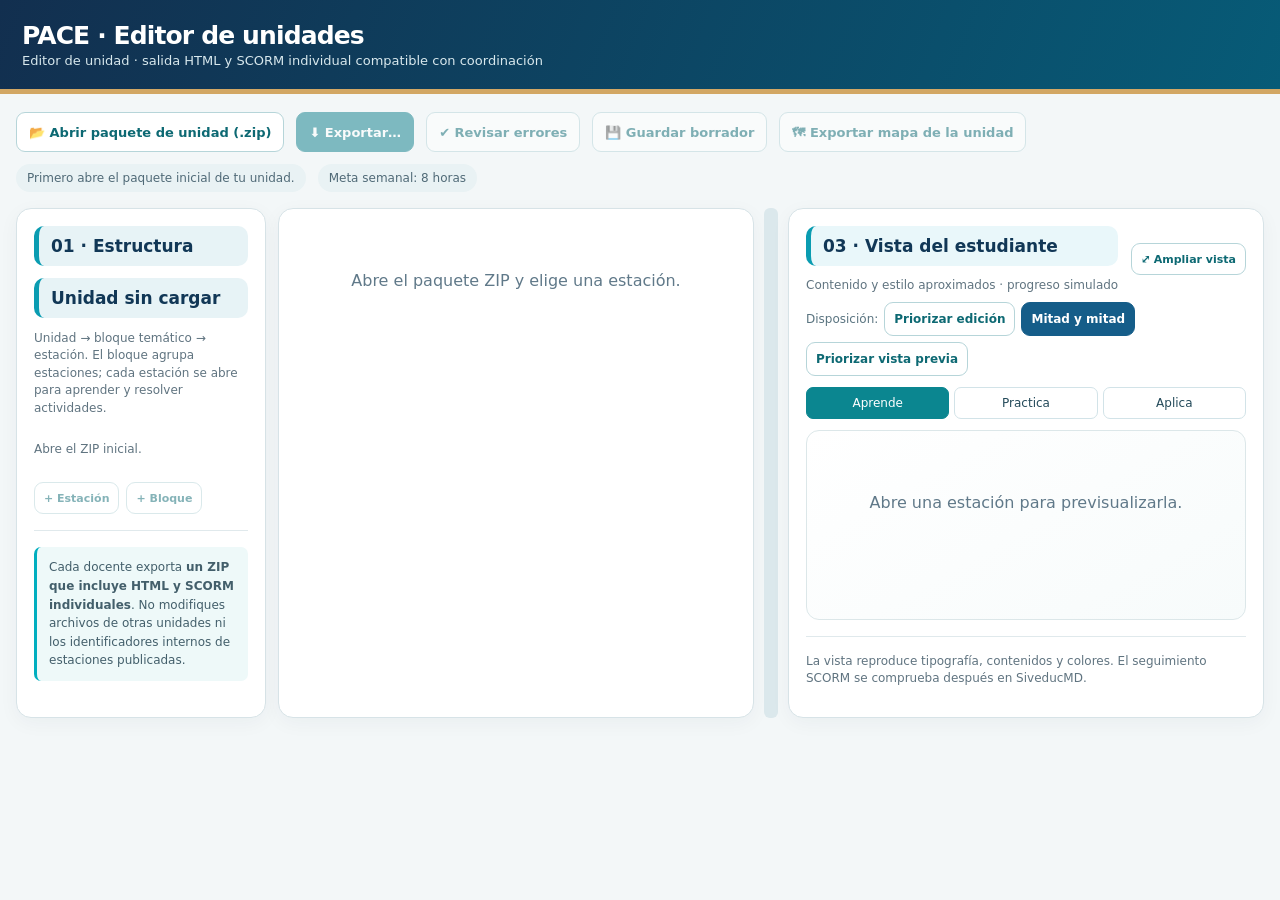
<file: editor/EDITOR_PACE.html>
<!doctype html>
<html lang="es">
<head>
<meta charset="utf-8"><meta name="viewport" content="width=device-width,initial-scale=1">
<title>Editor PACE UACh · Unidades</title>
<style>
:root{--navy:#143953;--ink:#203c4d;--cyan:#00aebf;--teal:#0b8790;--green:#159b73;--gray:#7e909b;--line:#d7e3e7;--off:#f3f7f8;--muted:#607480;font-family:system-ui,-apple-system,Segoe UI,Arial,sans-serif;color:var(--ink);background:var(--off)}*{box-sizing:border-box}body{margin:0}button,input,textarea,select{font:inherit}button{cursor:pointer}button:disabled{opacity:.5;cursor:not-allowed}button:focus-visible,input:focus-visible,textarea:focus-visible,select:focus-visible{outline:3px solid #43bbca;outline-offset:2px}
.header{background:linear-gradient(112deg,#122f4f,#075b77);color:white;padding:21px max(22px,calc((100vw - 1320px)/2));border-bottom:5px solid #d2a764}.header h1{margin:0;font-size:25px;letter-spacing:-.035em}.header p{margin:3px 0 0;font-size:13px;color:#d8e8ed}.layout{max-width:1800px;margin:auto;padding:16px;display:grid;grid-template-columns:250px minmax(365px,1.3fr) minmax(280px,.85fr) minmax(295px,.95fr);gap:12px}.pane{min-width:0;background:white;border:1px solid var(--line);border-radius:15px;padding:17px;box-shadow:0 5px 20px rgba(18,54,76,.045)}.pane h2{font-size:17px;color:var(--navy);margin:0 0 11px}.pane>h2,.pane .panel-title{border-radius:10px;background:#e7f3f6;border-left:5px solid #0a9cb1;padding:10px 12px;margin:0 0 12px;color:#113756}.pane:nth-child(2) .panel-title{border-left-color:#c59a4d;background:#fcf7eb}.pane:nth-child(3) .panel-title{border-left-color:#159975;background:#edf8f4}.pane:nth-child(4) .panel-title{border-left-color:#0a9cb1;background:#e9f7fa}.bar{max-width:1800px;margin:18px auto 0;padding:0 16px;display:flex;align-items:center;gap:12px;flex-wrap:wrap}.pill{font-size:12px;background:#e9f2f4;border-radius:30px;padding:7px 11px;color:#506a77}.btn,.file-btn{border:1px solid #b6d5d9;border-radius:9px;background:white;color:#0d6973;font-weight:730;font-size:13px;min-height:40px;padding:8px 12px;display:inline-flex;align-items:center;justify-content:center;gap:7px}.btn:hover,.file-btn:hover{background:#eff9f9}.primary{background:#0a7d89;border-color:#0a7d89;color:white}.primary:hover{background:#066874}.ghost{background:#f2f8f9}.danger{color:#a6373e;border-color:#efc3c6}.file-btn input{display:none}.field{display:grid;gap:5px;color:#425c67;font-size:12px;font-weight:650}.field input,.field textarea,.field select{width:100%;min-width:0;border:1px solid #c6d8df;border-radius:8px;padding:9px 11px;background:#fff;color:var(--ink);font-size:14px;font-weight:400}.field textarea{resize:vertical;min-height:76px;line-height:1.5}.fields{display:grid;grid-template-columns:1fr 1fr;gap:10px}.full{grid-column:1/-1}.hint{font-size:12px;color:var(--muted);line-height:1.45}.notebox{padding:11px 12px;background:#eef9f9;border-left:3px solid var(--cyan);border-radius:7px;font-size:12px;color:#435f6b;line-height:1.55}.list{display:grid;gap:7px;margin:12px 0}.list button{min-height:39px;text-align:left;padding:9px;border:1px solid var(--line);border-radius:8px;background:#fff;color:var(--navy);font-size:13px}.list button.active{background:#e1f6f5;border-color:var(--teal);font-weight:750}.hstack{display:flex;gap:7px;flex-wrap:wrap;align-items:center}.small-btn{font-size:11px;min-height:32px;padding:5px 9px}.fieldset{border:1px solid #dde7eb;border-radius:11px;padding:12px;margin-bottom:11px}.fieldset legend{font-weight:750;font-size:13px;color:var(--navy);padding:0 6px}.inline-head{display:flex;justify-content:space-between;align-items:center;gap:10px;margin:14px 0 9px}.inline-head h3{margin:0;font-size:15px;color:var(--navy)}.question{border:1px solid #e1eaed;border-radius:12px;padding:13px;margin:11px 0;background:#fcfefe}.question-title{display:flex;align-items:center;justify-content:space-between;margin-bottom:10px;gap:6px;color:#077d87;font-weight:750;font-size:13px}.resource{padding:10px;border:1px solid #dde7eb;border-radius:8px;margin:8px 0}.resource strong{font-size:12px;overflow-wrap:anywhere}.resource .hstack{margin:6px 0}.hidden{display:none!important}.empty{padding:45px 12px;text-align:center;color:#607989}.alert{padding:10px 12px;font-size:13px;border-radius:9px;background:#e9f5f4;color:#1c6d71}.alert.warn{background:#fff0e8;color:#8e4d24}.sec-divider{height:1px;background:#e0e9ec;margin:16px 0}.preview-pane{position:sticky;top:12px;max-height:calc(100vh - 24px);overflow:auto}.preview-head{display:flex;justify-content:space-between;align-items:center;margin-bottom:10px}.preview-head p{margin:0;font-size:12px;color:var(--muted)}.tabs{display:flex;gap:5px;margin:11px 0}.tabs button{border:1px solid #d2e3e8;background:#fff;border-radius:7px;font-size:12px;padding:8px 10px;flex:1;color:#244a5a}.tabs button.active{background:#0b8690;color:white;border-color:#0b8690}.student-card{border:1px solid #dce7e9;border-radius:13px;padding:17px;background:linear-gradient(150deg,#fff,#f7fbfb);color:#173b50;min-height:190px}.student-card .badge{color:#008995;letter-spacing:.09em;font-size:10px;font-weight:840}.student-card h2{font-size:22px;letter-spacing:-.03em;margin:5px 0 3px}.student-card h3{font-size:16px;margin:14px 0 8px}.student-card p{font-size:13px;line-height:1.68;overflow-wrap:anywhere}.student-card .example{background:#e8f6f5;padding:11px 12px;border-radius:9px}.student-card .math-fragment{overflow-x:auto}.student-card img,.student-card video{width:auto;max-width:100%;max-height:220px;object-fit:contain;border-radius:7px}.student-card .media-sample{padding:8px;margin-top:8px;border:1px solid #deebed;border-radius:9px}.student-card button.preview-choice{background:white;border:1px solid #cbdce0;border-radius:8px;width:100%;margin-top:6px;text-align:left;padding:10px;color:#234858}.student-card button.preview-choice:active{background:#e8f6f5}.student-card mjx-container{max-width:100%;overflow-x:auto}.math-reference{font-size:12px;padding:8px;background:#f3f7f9;border-radius:7px;color:#48616e}.status{font-size:12px;color:#0c7c72;font-weight:700}.status.warn{color:#a05131}
@media(max-width:1590px){.layout{grid-template-columns:240px minmax(400px,1fr) minmax(295px,.8fr)}.map-pane{grid-column:1/-1}.preview-pane{position:static;max-height:none}}@media(max-width:1150px){.layout{grid-template-columns:240px minmax(0,1fr)}.preview-pane,.map-pane{grid-column:auto}}@media(max-width:830px){.layout{grid-template-columns:1fr;padding:10px}.pane{padding:13px}.preview-pane,.map-pane{grid-column:auto}.fields{grid-template-columns:1fr}.bar{margin-top:12px;padding:0 10px}.header{padding:16px}.header h1{font-size:21px}}@media(prefers-reduced-motion:reduce){*{scroll-behavior:auto!important}}
.map-preview-box{border:1px solid #dce9ec;border-radius:12px;background:#f9fcfd;max-height:620px;overflow:auto;padding:8px}.map-preview-box svg{display:block;width:100%;height:auto}.map-pane .tabs button{min-width:0}.map-pane .hint{margin:8px 0}.map-pane button{font-size:12px}.learn-ed{border:1px solid #dce9ec;border-radius:12px;background:#f9fcfd;padding:10px 12px;margin:10px 0}.learn-ed h3{margin:0}.learn-step{border:1px solid #dce9ec;border-radius:10px;background:#fff;padding:8px;margin:8px 0}.learn-step .fields{margin:0}.learn-prev{border-left:4px solid #4b49a3;padding:4px 10px;margin:8px 0;background:#f3f3ff;border-radius:6px}.learn-prev ol{margin:6px 0;padding-left:20px}.learn-prev .lp-t{font-size:11px;font-weight:800;letter-spacing:.1em;color:#4b49a3}.meta-ed{border:1px solid #dce9ec;border-radius:12px;background:#fff8e6;padding:8px 10px;margin:8px 0}.learn-prev ol{list-style:none;padding-left:0}.lp-row{display:grid;grid-template-columns:minmax(0,1.4fr) minmax(0,1fr);gap:10px;border-top:1px dashed #cfd3ea;padding:6px 0}.lp-row:first-child{border-top:0}.lp-main{text-align:center}.lp-why{display:block;font-size:12px;color:#4c5568}.lp-side{border-left:3px solid #c2406f;padding-left:8px;font-size:12px}.lp-side b{display:block;font-size:10px;letter-spacing:.08em;color:#c2406f;text-transform:uppercase}.ed-tabs{display:flex;gap:6px;margin:14px 0 10px;border-bottom:2px solid #dce9ec;position:sticky;top:0;background:#fff;z-index:5;padding-top:4px}.ed-tabs button{border:1px solid #dce9ec;border-bottom:0;background:#f1f7f8;color:#075b77;font:inherit;font-weight:800;padding:9px 16px;border-radius:10px 10px 0 0;cursor:pointer;min-height:40px}.ed-tabs button.active{background:#075b77;color:#fff}.ed-dot{color:#2e9d6a;font-size:11px;margin-left:3px}.ed-tabs button.active .ed-dot{color:#9af0c5}.ed-pane.hidden{display:none}
.q-tools{display:flex;flex-wrap:wrap;gap:8px;align-items:center;margin:8px 0 12px}.q-search{flex:1 1 180px;min-height:38px;padding:6px 10px;border:1px solid #b9cfd6;border-radius:8px;font:inherit}.q-level{min-height:38px;border:1px solid #b9cfd6;border-radius:8px;padding:4px 8px;font:inherit}.question.collapsed>*:not(.question-title){display:none}.question.q-hide{display:none}.question-title{cursor:pointer}.question-title .q-sum{flex:1;margin:0 10px;font-weight:500;color:#5a7480;overflow:hidden;text-overflow:ellipsis;white-space:nowrap}
.classic-ed{margin:14px 0;border:1px dashed #b9cfd6;border-radius:10px;padding:8px 12px;background:#fafcfd}.classic-ed summary{cursor:pointer;font-weight:800;color:#075b77}.ex-group{border:2px solid #cfe3e8;border-radius:12px;padding:10px 12px;margin:12px 0;background:#f7fbfc}.ex-group>.inline-head h4{margin:0;color:#075b77}
.sw{cursor:pointer;align-items:center}.sw input{position:absolute;opacity:0;width:44px;height:26px;margin:0;cursor:pointer}.sw-track{position:relative;display:inline-block;width:44px;height:26px;border-radius:26px;background:#b9cfd6;transition:background .2s;flex:0 0 auto}.sw-track::after{content:"";position:absolute;top:3px;left:3px;width:20px;height:20px;border-radius:50%;background:#fff;transition:transform .2s;box-shadow:0 1px 3px rgba(0,0,0,.3)}.sw input:checked+.sw-track{background:#2e9d6a}.sw input:checked+.sw-track::after{transform:translateX(18px)}.sw input:focus-visible+.sw-track{outline:3px solid #d2a764;outline-offset:2px}.sw-on{display:none;color:#1d7a50}.sw input:checked~.sw-on{display:inline}.sw input:checked~.sw-off{display:none}.sw-off{color:#5a7480}
.sw{position:relative}

/* v39: disposición, vista ampliada, ejemplos plegables, errores */
@media(min-width:1151px){.layout.lay-edit{--cols:250px minmax(420px,1.7fr) 10px minmax(300px,.8fr)}.layout.lay-half{--cols:250px minmax(0,1fr) 10px minmax(0,1fr)}.layout.lay-prev{--cols:230px minmax(340px,.7fr) 10px minmax(430px,1.6fr)}.layout{grid-template-columns:var(--cols)}.layout .preview-pane{position:sticky;top:12px;max-height:calc(100vh - 24px);overflow:auto}.splitter{cursor:col-resize;border-radius:6px;background:#dbe8ec;align-self:stretch;margin:0 -2px;touch-action:none}.splitter:hover,.splitter:focus-visible,.splitter.drag{background:#0a8f9f}}
@media(max-width:1150px){.splitter{display:none}}
@media(max-width:1150px){.layout-tools{display:none}}
.layout-tools{display:flex;gap:6px;align-items:center;flex-wrap:wrap;margin:0 0 10px}.layout-tools .btn{min-height:34px;font-size:12px}.layout-tools .btn[aria-pressed=true]{background:#155d89;color:#fff;border-color:#155d89}.muted-note{font-size:12px;font-weight:500;color:#5a7480}
.preview-pane{container-type:inline-size}
@container (max-width:540px){.lp-row{grid-template-columns:minmax(0,1fr)!important}.lp-side{border-left:0!important;border-top:2px solid #c2406f;padding:4px 0 0!important}}
.lp-row>*{min-width:0}.lp-main .math-fragment{overflow-x:auto;max-width:100%}.pv-active{outline:3px solid #f3bd59;outline-offset:3px;border-radius:8px;background:#fffaf0}
.preview-pane.big{position:fixed!important;inset:0;z-index:60;max-height:none!important;overflow:auto;border-radius:0;padding:18px max(18px,calc((100vw - 1000px)/2))}body.pv-big{overflow:hidden}.preview-pane.big #pvBig{position:sticky;top:0;z-index:3;background:#155d89;color:#fff}
.ex-group{border:2px solid #cfe3e8;border-radius:14px;padding:0;margin:20px 0;background:#f7fbfc}.ex-group.active{border-color:#0a8f9f;box-shadow:0 0 0 3px rgba(10,143,159,.14)}
.ex-head{position:sticky;top:48px;z-index:4;display:flex;gap:8px;align-items:center;flex-wrap:wrap;padding:9px 12px;background:#e6f3f6;border-radius:12px 12px 0 0;cursor:pointer}.ex-group.folded .ex-head{border-radius:12px}.ex-group.active .ex-head{background:#d2edf2}
.ex-num{font-weight:800;color:#075b77}.ex-sum{flex:1 1 150px;min-width:0;color:#5a7480;font-size:13px;overflow:hidden;text-overflow:ellipsis;white-space:nowrap}.ex-acts{display:flex;gap:4px;flex-wrap:wrap}.ex-acts .btn{min-height:32px;padding:4px 8px;font-size:12px}
.ex-body{padding:10px 12px}.ex-group.folded .ex-body{display:none}
.learn-step.need{border-color:#c0604f;background:#fdf3f0}.need-msg{display:none;color:#a04a3c;font-size:12.5px;margin:6px 0 0}.learn-step.need .need-msg{display:block}
.issues{max-width:1800px;margin:12px auto 0;padding:0 16px}.issues-in{background:#fff;border:1px solid #efcfc7;border-left:5px solid #c0604f;border-radius:12px;padding:12px 16px}.issues ol{margin:8px 0 0;padding-left:0;list-style:none;display:grid;gap:6px}.issue-go{width:100%;text-align:left;border:1px solid #ecd6d0;background:#fffaf8;border-radius:8px;padding:8px 10px;font-size:13px}.issue-go:hover{background:#fdeee9}.issue-kind{display:inline-block;margin-right:8px;font-size:11px;font-weight:800;border-radius:20px;padding:2px 8px;background:#f3e0db;color:#8a3526}.issue-kind.k-L{background:#fff1cf;color:#7a5410}.issue-kind.k-F{background:#e6e8f8;color:#3a3f8a}
.rc-ed{margin:18px 0 8px;padding-top:14px;border-top:1px dashed #d6e2e6}
.rc-card{border:1.5px solid #e9c46a;background:#fffbf0;border-radius:12px;padding:12px 14px;margin:10px 0;display:grid;gap:8px}
.rc-card .field{margin:0}.rc-card .mono{font-family:ui-monospace,Menlo,monospace;font-size:13px}
.rc-count{float:right;font-weight:600;color:#7b8a93}.rc-count.near{color:#b45309}
.rc-checks{display:flex;flex-wrap:wrap;gap:6px}.rc-chip{font-size:12.5px;font-weight:700;border-radius:999px;padding:3px 10px;background:#eef2f4;color:#4b5b66}
.rc-chip.ok{background:#e4f5ea;color:#1d6b3c}.rc-chip.bad{background:#fdeceb;color:#a12f22}
.rc-actions{display:flex;justify-content:flex-end}
.rc-pv{margin:10px 0 12px}.rc-pv-top{display:flex;align-items:center;gap:10px;flex-wrap:wrap;margin-bottom:6px}
.rc-pv-btn{display:inline-flex;align-items:center;height:26px;padding:0 12px;border-radius:999px;border:1.5px solid #e2b23a;background:#fff8e3;color:#7a5600;font-size:12.5px;font-weight:800}
.rc-pv-note{font-size:12px;color:#7b8a93}
.rc-pv-box{background:#fffdf6;border:2px solid #e2b23a;border-radius:14px;padding:10px 14px;margin:6px 0}
.rc-pv-from{font-size:12px;color:#6b5a2a;display:flex;gap:8px;flex-wrap:wrap;align-items:center}.rc-pv-tag{font-size:11px;letter-spacing:.12em;font-weight:900;color:#a06c00;background:#ffefbf;border-radius:6px;padding:2px 7px}
.rc-pv-box h4{margin:6px 0 2px;color:#1f2a5c}.rc-pv-box p{margin:0}
.rc-pv-ej{margin-top:6px;background:#fff;border:1px solid #f0e2b6;border-radius:10px;padding:4px 8px;overflow-x:auto}
.optfb{margin-top:5px;font-size:12.5px!important;padding:6px 9px!important;background:#fffbf0!important;border-color:#ecdca8!important}.optfb:disabled{background:#eef6f0!important;border-color:#cfe6d6!important}
</style>
<script src="jszip.min.js"></script><script src="contract.js"></script><script src="content_text.js"></script><script src="validation.js"></script><script src="map_artifacts.js"></script>
<script>window.MathJax={tex:{inlineMath:[['$','$'],['\\(','\\)']],displayMath:[['$$','$$'],['\\[','\\]']],processEscapes:true},svg:{fontCache:'local',mtextInheritFont:true},options:{ignoreHtmlClass:'tex2jax_ignore',skipHtmlTags:['script','noscript','style','textarea','pre','code']}};</script>
<script defer src="tex-svg.js"></script>
</head><body>
<header class="header"><h1>PACE · Editor de unidades</h1><p>Editor de unidad · salida HTML y SCORM individual compatible con coordinación</p></header>
<div class="bar"><label class="file-btn">📂 Abrir paquete de unidad (.zip)<input type="file" id="openPackage" accept=".zip,application/zip"></label><button type="button" class="btn primary" id="exportPackage" disabled>⬇ Exportar…</button><button type="button" class="btn" id="checkErrors" disabled>✔ Revisar errores</button><button type="button" class="btn" id="saveDraft" disabled>💾 Guardar borrador</button><button type="button" class="btn" id="exportMap" disabled>🗺 Exportar mapa de la unidad</button><span class="pill" id="unitStatus">Primero abre el paquete inicial de tu unidad.</span><span class="pill" id="totalTime">Meta semanal: 8 horas</span></div>
<div id="issuesBox" class="issues hidden"></div>
<div class="layout lay-half"><aside class="pane"><h2 class="panel-title">01 · Estructura</h2><h2 id="unitName">Unidad sin cargar</h2><p class="hint">Unidad → bloque temático → estación. El bloque agrupa estaciones; cada estación se abre para aprender y resolver actividades.</p><div class="list" id="stationList"><p class="hint">Abre el ZIP inicial.</p></div><div class="hstack"><button type="button" class="btn small-btn" id="addStation" disabled>+ Estación</button><button type="button" class="btn small-btn" id="addGroup" disabled>+ Bloque</button></div><div class="sec-divider"></div><div id="unitFields" class="hidden"><h2>Datos de la unidad</h2><div class="fields"><label class="field full">Título<input id="uTitle" data-u="title"></label><label class="field full">Subtítulo<input id="uSubtitle" data-u="subtitle"></label><label class="field">Símbolo<input id="uIcon" data-u="icon" maxlength="5"></label><label class="field">Semana<input id="uWeek" disabled></label></div><div class="meta-ed" id="metaEd"><label class="hstack" style="gap:6px;font-weight:700"><input type="checkbox" id="uMetaOn"> Incluir META FINAL</label><p class="hint">Evaluación al cerrar la unidad: simulacro y versión oficial con reloj. Toma 3 preguntas por estación. No aprueba ni reprueba: registra el resultado.</p><label class="field">Minutos de la evaluación<input id="uMetaMin" type="number" min="15" max="300" value="60"></label></div><div class="inline-head"><h3>Bloques temáticos · agrupaciones</h3></div><div id="groupList"></div></div><div class="notebox">Cada docente exporta <strong>un ZIP que incluye HTML y SCORM individuales</strong>. No modifiques archivos de otras unidades ni los identificadores internos de estaciones publicadas.</div></aside>
<section class="pane"><div id="editorEmpty" class="empty">Abre el paquete ZIP y elige una estación.</div><div id="stationEditor" class="hidden"><div class="inline-head"><h2 class="panel-title">02 · Editar estación</h2><span class="pill" id="stationID"></span></div><div class="fields"><label class="field full">Título<input data-s="title"></label><label class="field full">Descripción breve<input data-s="subtitle"></label><label class="field">Bloque<select data-s="group" id="sGroup"></select></label><label class="field">Minutos estimados<input data-s="minutes" type="number" min="5" max="480"></label></div><div class="ed-tabs" id="edTabs" role="tablist" aria-label="Secciones de la estación"><button type="button" role="tab" class="active" data-edtab="learn">Aprende</button><button type="button" role="tab" data-edtab="practice">Practica</button><button type="button" role="tab" data-edtab="check">Aplica</button><button type="button" role="tab" data-edtab="explore" id="edTabExplore">Explora <span class="ed-dot" id="edExDot" hidden>●</span></button></div><div class="ed-pane" data-pane="learn"><div class="learn-ed" id="learnEd"><div class="inline-head"><h3>Aprende visual (recomendado)</h3><label class="hstack sw" style="gap:8px;font-weight:700"><input type="checkbox" id="learnOn" role="switch"><span class="sw-track" aria-hidden="true"></span><span class="sw-off">Desactivado</span><span class="sw-on">Activado</span></label></div><p class="hint">Presenta Aprende en tarjetas: qué aprenderás, la idea, hasta 4 ejemplos guiados paso a paso (todos con el mismo formato) y «presta atención». Usa **negrita** con dos asteriscos. Es el modo predeterminado de las estaciones nuevas; si no lo activas, se usan los campos clásicos de abajo.</p><div id="learnBody" class="hidden"><div class="fields"><label class="field full">Qué aprenderás (objetivo observable)<textarea data-l="goal" rows="2" placeholder="Al terminar podrás…"></textarea></label><label class="field full">Comprende la idea (si lo dejas vacío se usa la explicación breve)<textarea data-l="idea" rows="4"></textarea></label></div><div id="learnSteps"></div><div class="hstack"><button type="button" class="btn small-btn" id="addLearnEx">+ Ejemplo guiado</button><span class="hint" id="learnExCount"></span></div><div class="fields"><label class="field full">Presta atención (error frecuente o condición; opcional)<textarea data-l="warn" rows="3"></textarea></label></div></div></div><details id="classicEd" class="classic-ed" open><summary>Campos clásicos: explicación y ejemplos en texto (compatibilidad con unidades antiguas)</summary><p class="hint" id="classicHint"></p><div class="fields"><label class="field full">Aprende · explicación breve<textarea data-s="concept" rows="4" placeholder="Escribe texto y matemáticas: $\\frac{2}{3}$"></textarea></label><label class="field full">Aprende · ejemplo resuelto<textarea data-s="example" rows="3" placeholder="Puedes usar $$\\frac{2}{3}+\\frac{1}{6}=\\frac{5}{6}$$"></textarea></label><label class="field full">Aprende · ejemplo 2 (opcional; el estudiante lo despliega si lo pide)<textarea data-s="example2" rows="3"></textarea></label><label class="field full">Aprende · ejemplo 3 (opcional; el estudiante lo despliega si lo pide)<textarea data-s="example3" rows="3"></textarea></label><label class="field full">Aprende · ejemplo 4 (opcional; el estudiante lo despliega si lo pide)<textarea data-s="example4" rows="3"></textarea></label></div></details><div id="rcEd" class="rc-ed"></div><p class="math-reference">Usa <code>$...$</code> para fórmulas dentro del texto y <code>$$...$$</code> para fórmulas centradas. La vista previa muestra el resultado. Para moneda usa CLP 3000; no uses $ como signo monetario.</p><div class="inline-head"><h3>Archivos y enlaces</h3><div class="hstack"><label class="file-btn small-btn">+ Archivo local<input type="file" id="addMedia" accept="image/png,image/jpeg,image/gif,image/webp,video/mp4,video/webm,application/pdf"></label><button class="btn small-btn" type="button" id="addVideoURL">+ Enlace de video</button></div></div><div id="resourceList"></div></div><div class="ed-pane hidden" data-pane="practice"><label class="field">Sorteo · preguntas por estudiante (vacío = todas)<input data-s="draw" type="number" min="1" max="20" placeholder="todas"></label><div class="inline-head"><h3>Practica · ejercicios de entrenamiento</h3><button type="button" id="addQuestion" class="btn small-btn">+ Pregunta</button></div><div class="q-tools" data-qt="practice"><input type="search" class="q-search" placeholder="Buscar en enunciados…" aria-label="Buscar preguntas"><select class="q-level" aria-label="Filtrar por dificultad"><option value="">Todos los niveles</option><option value="0">Sin nivel</option><option value="1">1 · Básico</option><option value="2">2 · Intermedio</option><option value="3">3 · Avanzado</option></select><button type="button" class="btn small-btn q-fold">Plegar todo</button><button type="button" class="btn small-btn q-unfold">Desplegar todo</button><span class="hint q-count"></span></div><div id="practiceList"></div></div><div class="ed-pane hidden" data-pane="check"><div class="inline-head"><h3>Aplica · problema en contexto científico</h3></div><div id="checkEditor"></div><div class="q-tools" data-qt="check"><input type="search" class="q-search" placeholder="Buscar en enunciados…" aria-label="Buscar preguntas"><select class="q-level" aria-label="Filtrar por dificultad"><option value="">Todos los niveles</option><option value="0">Sin nivel</option><option value="1">1 · Básico</option><option value="2">2 · Intermedio</option><option value="3">3 · Avanzado</option></select><button type="button" class="btn small-btn q-fold">Plegar todo</button><button type="button" class="btn small-btn q-unfold">Desplegar todo</button><span class="hint q-count"></span></div><div id="checkList"></div><div class="hstack"><button type="button" id="addCheck" class="btn small-btn">+ Pregunta de Aplica (banco)</button></div><label class="field">Sorteo · problemas de Aplica por estudiante (vacío = todos)<input data-s="drawCheck" type="number" min="1" max="20" placeholder="todos"></label></div><div class="ed-pane hidden" data-pane="explore"><div class="learn-ed" id="exploreEd"><div class="inline-head"><h3>Explora (opcional)</h3><label class="hstack sw" style="gap:8px;font-weight:700"><input type="checkbox" id="exploreOn" role="switch"><span class="sw-track" aria-hidden="true"></span><span class="sw-off">Desactivado</span><span class="sw-on">Activado</span></label></div><p class="hint">Cuarta pestaña de la estación, para experimentar libremente. <strong>No suma al avance</strong> de la estación, la unidad ni el curso, y no se guarda en SCORM. Si no la activas, la pestaña no aparece.</p><div id="exploreBody" class="hidden"><div class="fields"><label class="field full">Título<input data-x="title" placeholder="Balanza de ecuaciones"></label><label class="field full">Descripción breve<input data-x="desc"></label><label class="field full">Qué puede hacer el estudiante<textarea data-x="instr" rows="3"></textarea></label><label class="field full">Descripción accesible (para quien no pueda usar el recurso)<textarea data-x="alt" rows="3"></textarea></label><label class="field">Altura del recurso (240–900 px)<input data-x="height" type="number" min="240" max="900" placeholder="520"></label><label class="field">Tipo de recurso<select id="exKind"><option value="html">Archivo HTML interactivo (dentro del paquete)</option><option value="url">Enlace externo https (requiere internet)</option></select></label></div><div id="exHtmlBox"><label class="file-btn small-btn">📂 Cargar archivo .html<input type="file" id="exFile" accept=".html,text/html"></label> <span class="pill" id="exFileInfo"></span><p class="hint">El archivo debe ser autónomo (todo en un solo .html, sin archivos externos). Se muestra aislado dentro de la estación, con scripts permitidos pero sin acceso al curso.</p></div><label class="field full hidden" id="exUrlBox">Enlace https://<input data-x="url" placeholder="https://"></label></div></div></div><div class="hstack"><button type="button" class="btn danger" id="removeStation">Eliminar estación</button></div><p class="hint">El progreso por estación depende de sus actividades. Evita añadir o eliminar preguntas una vez que existan estudiantes con avance registrado.</p></div></section>
<div class="splitter" id="splitter" role="separator" aria-orientation="vertical" aria-label="Ajustar el ancho entre edición y vista previa (flechas izquierda y derecha)" tabindex="0"></div>
<aside class="pane preview-pane"><div class="preview-head"><div><h2 class="panel-title">03 · Vista del estudiante</h2><p>Contenido y estilo aproximados · progreso simulado</p></div><button type="button" class="btn small-btn" id="pvBig" aria-pressed="false">⤢ Ampliar vista</button></div><div class="layout-tools" role="group" aria-label="Disposición del editor"><span class="muted-note">Disposición:</span><button type="button" class="btn small-btn" data-layout="edit" aria-pressed="false">Priorizar edición</button><button type="button" class="btn small-btn" data-layout="half" aria-pressed="true">Mitad y mitad</button><button type="button" class="btn small-btn" data-layout="prev" aria-pressed="false">Priorizar vista previa</button></div><div class="tabs"><button type="button" class="active" data-preview-tab="learn">Aprende</button><button type="button" data-preview-tab="practice">Practica</button><button type="button" data-preview-tab="check">Aplica</button><button type="button" data-preview-tab="explore" id="pvExplore" class="hidden">✦ Explora</button></div><div class="student-card" id="studentPreview"><div class="empty">Abre una estación para previsualizarla.</div></div><div class="sec-divider"></div><p class="hint">La vista reproduce tipografía, contenidos y colores. El seguimiento SCORM se comprueba después en SiveducMD.</p><p id="warning" class="alert hidden" role="status"></p></aside>
</div>
<script src="motor_bundle.js"></script><script src="publisher.js"></script><script src="catalogo_estaciones.js"></script><script src="editor.js"></script>
</body></html>
</file>
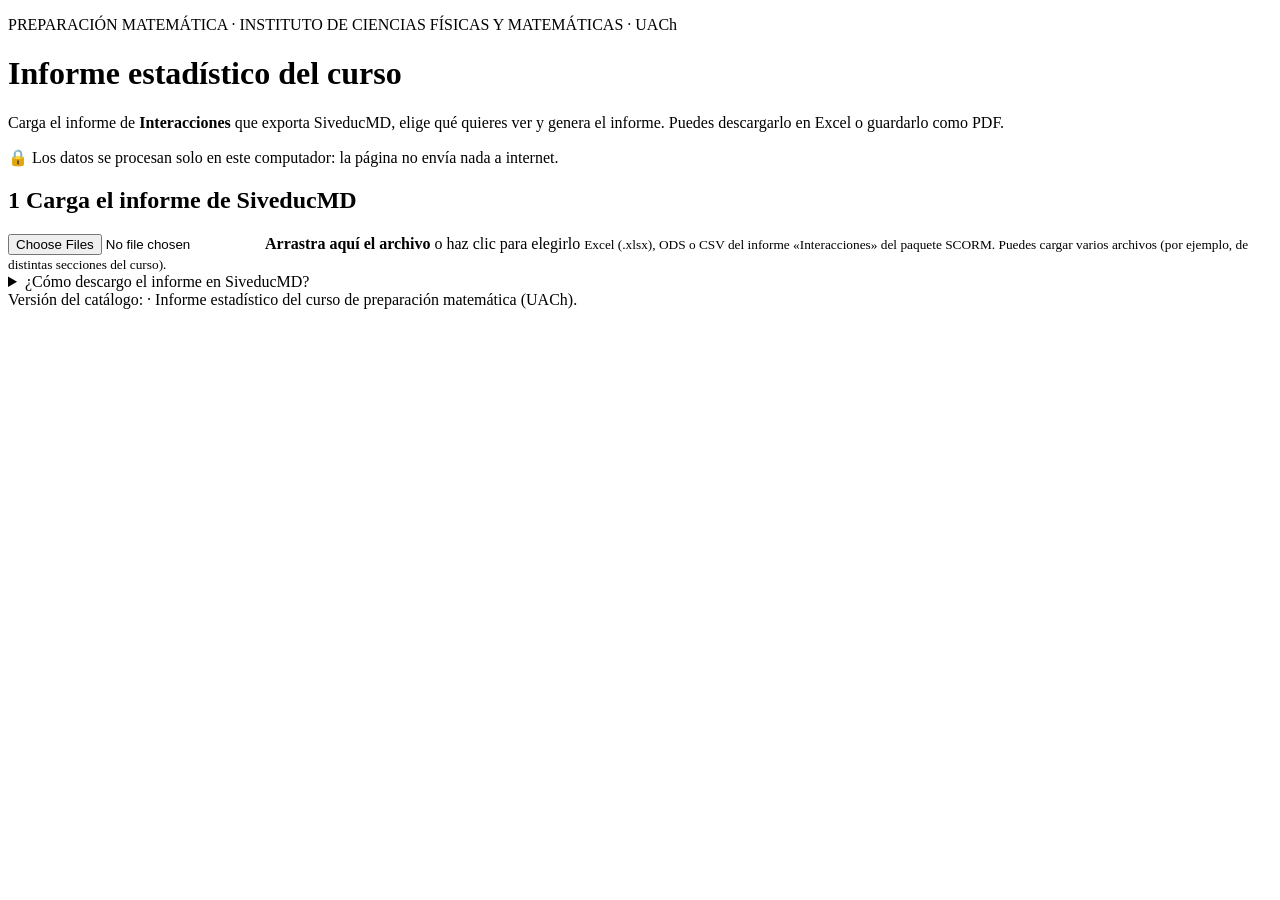
<file: herramientas/informe_app/plantilla.html>
<!DOCTYPE html>
<html lang="es">
<head>
<meta charset="utf-8">
<meta name="viewport" content="width=device-width, initial-scale=1">
<meta name="robots" content="noindex">
<title>Informe estadístico · Preparación matemática UACh</title>
<style>/*ESTILOS*/</style>
</head>
<body>
<header class="top">
 <div class="wrap">
  <p class="eb">PREPARACIÓN MATEMÁTICA · INSTITUTO DE CIENCIAS FÍSICAS Y MATEMÁTICAS · UACh</p>
  <h1>Informe estadístico del curso</h1>
  <p class="lead">Carga el informe de <b>Interacciones</b> que exporta SiveducMD, elige qué quieres ver y genera el informe. Puedes descargarlo en Excel o guardarlo como PDF.</p>
  <p class="priv"><span aria-hidden="true">🔒</span> Los datos se procesan solo en este computador: la página no envía nada a internet.</p>
 </div>
</header>

<main class="wrap">
 <section class="panel" id="paso1" aria-labelledby="t1">
  <h2 id="t1"><span class="n">1</span> Carga el informe de SiveducMD</h2>
  <label class="drop" id="drop" for="archivo">
   <input type="file" id="archivo" accept=".xlsx,.xls,.ods,.csv" multiple>
   <b>Arrastra aquí el archivo</b> o haz clic para elegirlo
   <small>Excel (.xlsx), ODS o CSV del informe «Interacciones» del paquete SCORM. Puedes cargar varios archivos (por ejemplo, de distintas secciones del curso).</small>
  </label>
  <details class="ayuda"><summary>¿Cómo descargo el informe en SiveducMD?</summary>
   <ol><li>Entra a la actividad SCORM del curso y abre <b>Informes</b>.</li><li>Elige el informe <b>Interacciones</b> e incluye las columnas de pregunta, respuesta, respuesta correcta y resultado.</li><li>Descárgalo en formato Excel (o ODS/CSV) y cárgalo aquí.</li></ol></details>
  <div id="carga" class="carga" aria-live="polite"></div>
 </section>

 <section class="panel" id="paso2" aria-labelledby="t2" hidden>
  <h2 id="t2"><span class="n">2</span> Elige qué incluir</h2>
  <div class="cols">
   <fieldset><legend>Secciones del informe</legend><div id="secciones"></div>
    <p class="mini"><button type="button" class="link" data-todas="1">Marcar todas</button> · <button type="button" class="link" data-todas="0">Ninguna</button></p></fieldset>
   <fieldset><legend>Filtros</legend>
    <div class="campo"><span class="lbl">Unidades</span><div id="fUnidades" class="chips"></div></div>
    <div class="campo"><span class="lbl">Estudiantes que comenzaron entre</span>
     <div class="fechas"><input type="date" id="fDesde" aria-label="Desde"><span>y</span><input type="date" id="fHasta" aria-label="Hasta"></div></div>
    <div class="campo"><label class="lbl" for="fExcluir">Excluir correos (cuentas de prueba del equipo, uno por línea o separados por coma)</label>
     <textarea id="fExcluir" rows="3" placeholder="docente@uach.cl"></textarea></div>
    <div class="campo"><label class="lbl" for="fMin">Mínimo de respuestas para ordenar preguntas y temas</label>
     <input type="number" id="fMin" min="1" max="200" value="5"></div>
    <div class="campo"><span class="lbl">Para comparar con el diagnóstico, usar de la META FINAL</span>
     <label class="op"><input type="radio" name="fMeta" value="primero" checked> el primer intento oficial</label>
     <label class="op"><input type="radio" name="fMeta" value="ultimo"> el último intento oficial</label></div>
   </fieldset>
  </div>
  <div class="acciones">
   <button type="button" class="btn prim" id="generar">Generar informe</button>
   <button type="button" class="btn" id="excel" disabled>Descargar Excel</button>
   <button type="button" class="btn" id="pdf" disabled>Imprimir o guardar PDF</button>
  </div>
 </section>

 <section id="informe" aria-live="polite"></section>
</main>
<footer class="wrap pie">Versión del catálogo: <span id="verCat"></span> · Informe estadístico del curso de preparación matemática (UACh).</footer>
<script>/*SHEETJS*/</script>
<script>/*DATOS*/</script>
<script>/*APP*/</script>
</body>
</html>
</file>
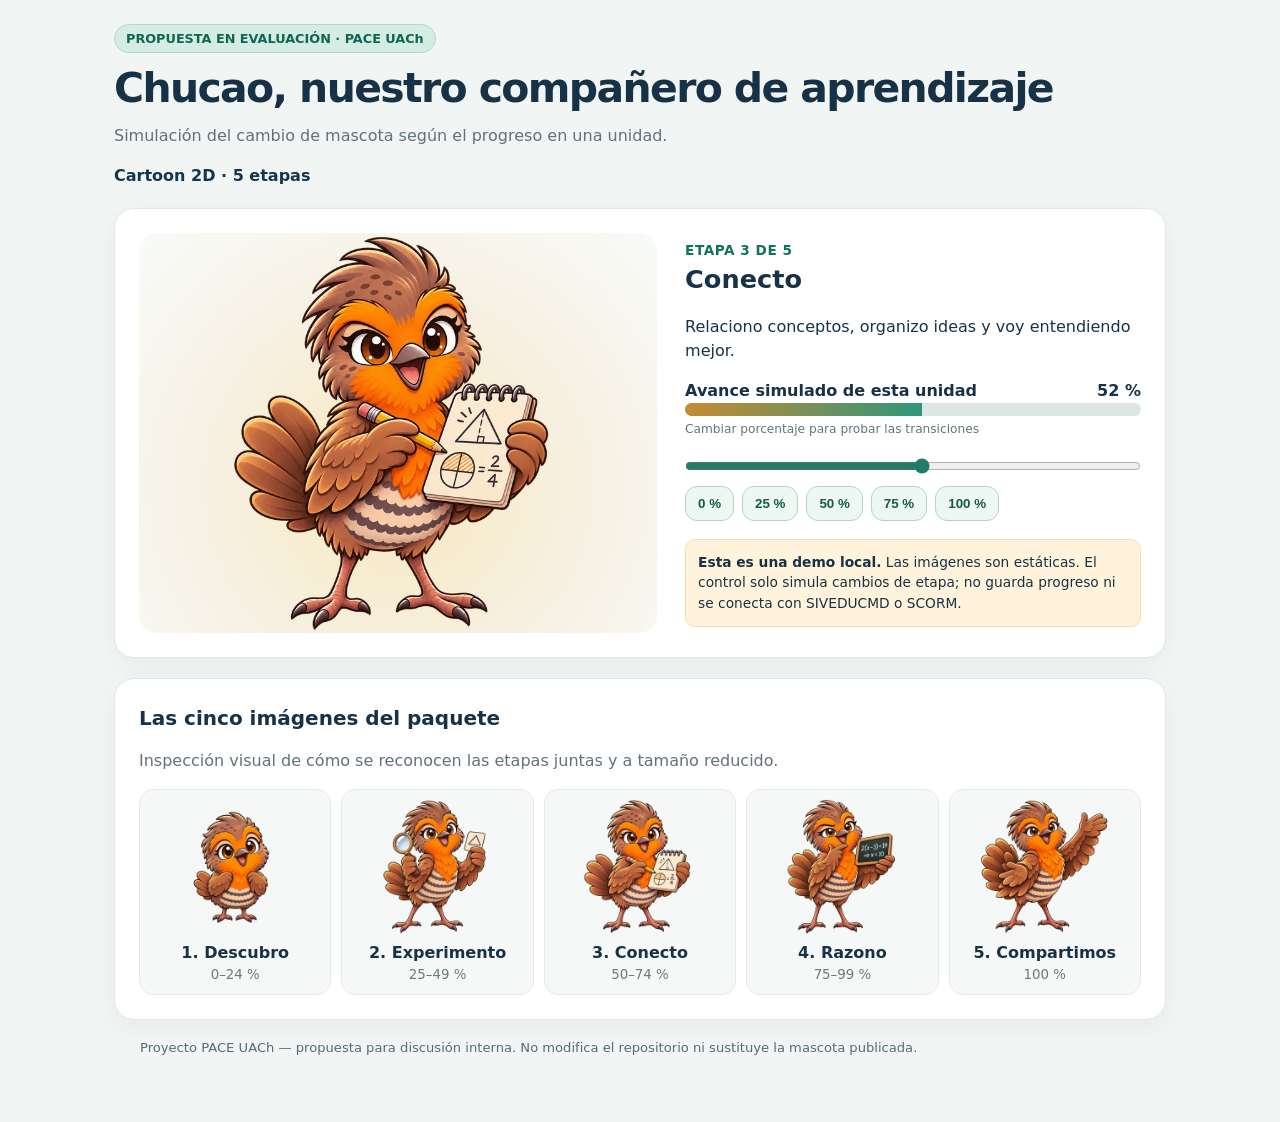
<file: Propuestas de mejoras/PACE_UACh_Chucao_Propuesta_v1/04_Demo/demo_chucao.html>
<!DOCTYPE html><html lang="es"><head><meta charset="UTF-8"><meta name="viewport" content="width=device-width, initial-scale=1"><title>Chucao • Demo de evolución PACE UACh</title>
<style>
:root{font-family:system-ui,-apple-system,Segoe UI,Arial,sans-serif;color:#173246;background:#f1f5f4;line-height:1.5}*{box-sizing:border-box}body{margin:0}main{max-width:1100px;margin:auto;padding:24px}.top{display:flex;justify-content:space-between;gap:16px;align-items:center;flex-wrap:wrap}.tag{display:inline-block;color:#0e6654;background:#d5ece2;border:1px solid #b5d8cb;border-radius:20px;padding:4px 11px;font-size:.8rem;font-weight:650}h1{font-size:clamp(1.6rem,3.2vw,2.7rem);letter-spacing:-.04em;margin:.3rem 0}.muted{color:#60727c}section{background:white;border:1px solid #e0e9e6;border-radius:20px;box-shadow:0 7px 26px #0d32200c;padding:24px;margin-top:20px}.workspace{display:grid;grid-template-columns:1fr .88fr;gap:28px;align-items:center}.mascot{min-height:350px;display:flex;justify-content:center;align-items:center;background:radial-gradient(circle at center 63%,#f7e8bd 0,#f7f1e4 55%,#f8fbf9 100%);border-radius:18px;overflow:hidden}.mascot img{width:min(100%,410px);max-height:400px;object-fit:contain;transition:transform .28s ease}.mascot img:hover{transform:rotate(-2deg) scale(1.03)}h2{margin:0 0 10px;font-size:1.6rem}.stage-label{font-size:.85rem;color:#11735e;font-weight:700;letter-spacing:.04em;text-transform:uppercase}.progress{height:13px;overflow:hidden;background:#dce7e3;border-radius:99px}.progress>div{background:linear-gradient(90deg,#c78a32,#2f967b);height:100%;width:0%;transition:width .18s}.flex{display:flex;justify-content:space-between;align-items:center;gap:14px}input[type=range]{width:100%;accent-color:#227a68;margin:18px 0 12px}button{border:1px solid #bad3c7;background:#eef8f3;color:#185a4b;padding:9px 12px;border-radius:12px;font-weight:650;cursor:pointer}button:hover,button:focus-visible{background:#d2ede1}button:focus-visible,input:focus-visible{outline:3px solid #e3ac46;outline-offset:2px}.buttons{display:flex;flex-wrap:wrap;gap:8px}.subtle{background:#fff4db;border:1px solid #f5dfab;border-radius:10px;padding:12px;margin-top:18px;font-size:.86rem}.tiny{font-size:.76rem;color:#64747b}.strip{display:grid;grid-template-columns:repeat(5,minmax(0,1fr));gap:10px;margin-top:14px}.strip article{background:#f5f8f6;border:1px solid #e2ece5;padding:9px;border-radius:14px;text-align:center}.strip img{width:100%;height:135px;object-fit:contain}.strip small{display:block;color:#6c7a7d}footer{font-size:.82rem;color:#556c75;margin:18px auto 40px;max-width:1000px}@media(max-width:760px){.workspace{grid-template-columns:1fr}.mascot{min-height:260px}.mascot img{max-height:310px}.strip{grid-template-columns:repeat(2,minmax(0,1fr))}.strip img{height:105px}main{padding:14px}section{padding:17px}}@media(prefers-reduced-motion:reduce){*,*:before,*:after{transition:none!important;animation:none!important;scroll-behavior:auto!important}}
</style></head><body><main><header class="top"><div><span class="tag">PROPUESTA EN EVALUACIÓN · PACE UACh</span><h1>Chucao, nuestro compañero de aprendizaje</h1><div class="muted">Simulación del cambio de mascota según el progreso en una unidad.</div></div><div style="font-weight:700;color:#16344c">Cartoon 2D · 5 etapas</div></header><section><div class="workspace"><div class="mascot"><img id="character" src="../03_Web_Optimizado/etapa_03_conecto.webp" alt="Chucao en etapa Conecto con cuaderno" width="410" height="410"></div><div><div class="stage-label" id="ordinal">Etapa 3 de 5</div><h2 id="stage">Conecto</h2><p id="desc">Relaciono conceptos, organizo ideas y voy entendiendo mejor.</p><div class="flex"><strong>Avance simulado de esta unidad</strong><strong id="percent">52 %</strong></div><div class="progress" role="progressbar" aria-label="Avance simulado" aria-valuemin="0" aria-valuemax="100" aria-valuenow="52" id="progress"><div id="bar" style="width:52%"></div></div><label for="slider" class="tiny">Cambiar porcentaje para probar las transiciones</label><input type="range" id="slider" min="0" max="100" step="1" value="52"><div class="buttons" id="buttons"></div><div class="subtle"><strong>Esta es una demo local.</strong> Las imágenes son estáticas. El control solo simula cambios de etapa; no guarda progreso ni se conecta con SIVEDUCMD o SCORM.</div></div></div></section><section><h2 style="font-size:1.25rem">Las cinco imágenes del paquete</h2><p class="muted">Inspección visual de cómo se reconocen las etapas juntas y a tamaño reducido.</p><div class="strip" id="strip"></div></section><footer>Proyecto PACE UACh — propuesta para discusión interna. No modifica el repositorio ni sustituye la mascota publicada.</footer></main>
<script>
const etapas=[
{min:0,name:'Descubro',from:'0–24 %',file:'etapa_01_descubro',desc:'Tengo curiosidad y empiezo a explorar.'},
{min:25,name:'Experimento',from:'25–49 %',file:'etapa_02_experimento',desc:'Pruebo ideas, investigo y busco relaciones.'},
{min:50,name:'Conecto',from:'50–74 %',file:'etapa_03_conecto',desc:'Relaciono conceptos, organizo ideas y voy entendiendo mejor.'},
{min:75,name:'Razono',from:'75–99 %',file:'etapa_04_razono',desc:'Analizo, justifico y resuelvo con más seguridad.'},
{min:100,name:'Compartimos',from:'100 %',file:'etapa_05_compartimos',desc:'Completamos el recorrido y sigo acompañándote.'}];
const asset=k=>'../03_Web_Optimizado/'+k+'.webp';
const slider=document.getElementById('slider'),buttons=document.getElementById('buttons'),strip=document.getElementById('strip');
function show(value){let p=Math.max(0,Math.min(100,Number(value))),i=p===100?4:p>=75?3:p>=50?2:p>=25?1:0;const e=etapas[i];document.getElementById('ordinal').textContent=`Etapa ${i+1} de 5`;document.getElementById('stage').textContent=e.name;document.getElementById('desc').textContent=e.desc;document.getElementById('percent').textContent=p+' %';document.getElementById('bar').style.width=p+'%';document.getElementById('progress').setAttribute('aria-valuenow',p);const im=document.getElementById('character');im.src=asset(e.file);im.alt='Chucao, etapa '+(i+1)+': '+e.name;slider.value=p;for(const b of buttons.children)b.setAttribute('aria-pressed',b.dataset.p===String(p));}
for(const p of [0,25,50,75,100]){let b=document.createElement('button');b.textContent=p+' %';b.dataset.p=String(p);b.onclick=()=>show(p);buttons.appendChild(b)}
for(let i=0;i<etapas.length;i++){let e=etapas[i],a=document.createElement('article');a.innerHTML=`<img src="${asset(e.file)}" alt="Etapa ${i+1}: ${e.name}"><strong>${i+1}. ${e.name}</strong><small>${e.from}</small>`;strip.appendChild(a)}
slider.addEventListener('input',()=>show(slider.value));show(52);
</script></body></html>
</file>
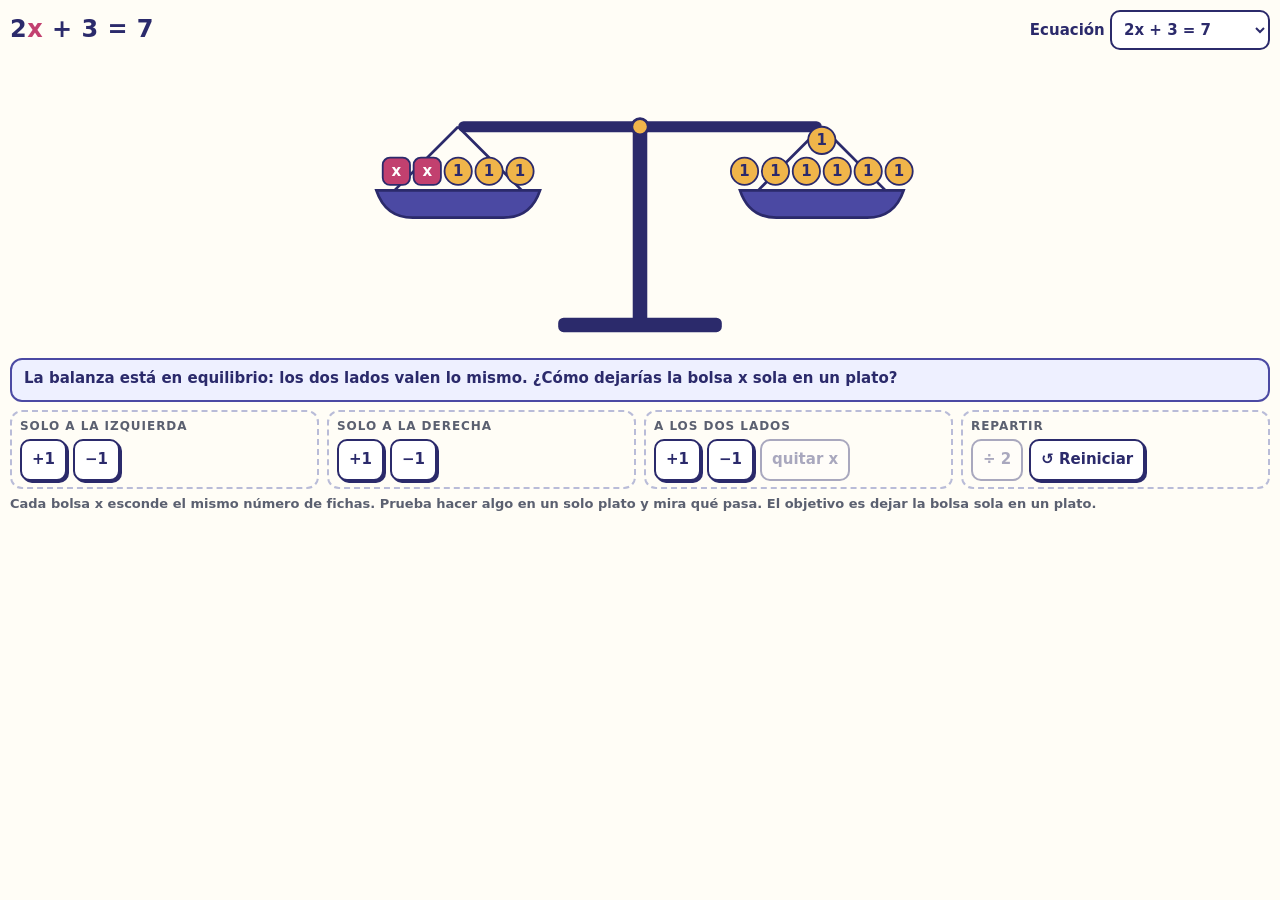
<file: unidades/u3/recursos/explora_balanza.html>
<!doctype html><html lang="es"><head><meta charset="utf-8"><meta name="viewport" content="width=device-width,initial-scale=1"><title>Balanza de ecuaciones</title>
<style>
*{box-sizing:border-box}body{margin:0;font:600 15px/1.4 Nunito,system-ui,-apple-system,Segoe UI,sans-serif;color:#2b2a6b;background:#fffdf6;padding:10px}
.top{display:flex;flex-wrap:wrap;gap:8px;align-items:center;justify-content:space-between}
.eq{font-size:24px;font-weight:900;letter-spacing:.02em}.eq i{color:#c2406f;font-style:normal}
select,button{font:inherit;font-weight:800;color:#2b2a6b}
select{min-height:40px;border:2px solid #2b2a6b;border-radius:10px;padding:4px 8px;background:#fff}
button{min-height:42px;border:2px solid #2b2a6b;border-radius:10px;background:#fff;padding:6px 10px;cursor:pointer;box-shadow:2px 2px 0 #2b2a6b}
button:hover:not(:disabled){background:#fff1c4}button:disabled{opacity:.4;cursor:default;box-shadow:none}
button:focus-visible,select:focus-visible{outline:3px solid #4b49a3;outline-offset:2px}
svg{display:block;width:100%;max-height:300px;margin:4px auto}
.msg{min-height:44px;padding:8px 12px;border-radius:12px;background:#eef0ff;border:2px solid #4b49a3;font-weight:700}
.msg.ok{background:#e8f6f1;border-color:#2f9a78}.msg.bad{background:#fdebf1;border-color:#c2406f}
.pads{display:grid;grid-template-columns:repeat(auto-fit,minmax(150px,1fr));gap:8px;margin-top:8px}
.grp{border:2px dashed #b9bcd8;border-radius:12px;padding:6px 8px}.grp b{display:block;font-size:12px;letter-spacing:.08em;color:#5b6070;margin-bottom:4px}
.grp .r{display:flex;gap:6px;flex-wrap:wrap}.hint{font-size:13px;color:#5b6070;margin:6px 0 0}
</style></head><body>
<div class="top"><div class="eq" id="eq" aria-live="polite"></div><label>Ecuación <select id="pick"><option value="0">2x + 3 = 7</option><option value="1">3x + 2 = x + 8</option><option value="2">4x = 12</option></select></label></div>
<svg id="sv" viewBox="0 0 640 330" role="img" aria-label="Balanza de dos platos"><rect x="312" y="80" width="16" height="212" fill="#2b2a6b"/><rect x="230" y="290" width="180" height="16" rx="6" fill="#2b2a6b"/><g id="beam" style="transform-origin:320px 80px"></g><g id="pg"></g></svg>
<div class="msg" id="msg" role="status" aria-live="polite"></div>
<div class="pads">
<div class="grp"><b>SOLO A LA IZQUIERDA</b><div class="r"><button id="lp">+1</button><button id="lm">−1</button></div></div>
<div class="grp"><b>SOLO A LA DERECHA</b><div class="r"><button id="rp">+1</button><button id="rm">−1</button></div></div>
<div class="grp"><b>A LOS DOS LADOS</b><div class="r"><button id="bp">+1</button><button id="bm">−1</button><button id="bx">quitar x</button></div></div>
<div class="grp"><b>REPARTIR</b><div class="r"><button id="dv">÷ 2</button><button id="rs">↺ Reiniciar</button></div></div>
</div>
<p class="hint">Cada bolsa <b>x</b> esconde el mismo número de fichas. Prueba hacer algo en un solo plato y mira qué pasa. El objetivo es dejar la bolsa sola en un plato.</p>
<script>
var EQ=[{a1:2,b1:3,a2:0,b2:7,X:2},{a1:3,b1:2,a2:1,b2:8,X:3},{a1:4,b1:0,a2:0,b2:12,X:3}];
var S,X,N=document.getElementById('beam'),NS='http://www.w3.org/2000/svg';
function $(i){return document.getElementById(i)}
function gcd(a,b){return b?gcd(b,a%b):a}
function load(i){var e=EQ[i];S={a1:e.a1,b1:e.b1,a2:e.a2,b2:e.b2};X=e.X;draw(true)}
function side(a,b){return (a?(a>1?a:'')+'x':'')+(a&&b?' + ':'')+(b||!a?b:'')}
function el(t,at,p){var e=document.createElementNS(NS,t);for(var k in at)e.setAttribute(k,at[k]);if(p)p.appendChild(e);return e}
function pan(g,x,y,a,b){var p=el('g',{class:'pan',transform:'translate('+x+','+y+')'},g);
 el('line',{x1:0,y1:0,x2:-70,y2:70,stroke:'#2b2a6b','stroke-width':3},p);el('line',{x1:0,y1:0,x2:70,y2:70,stroke:'#2b2a6b','stroke-width':3},p);
 el('path',{d:'M-90 70 H90 Q80 100 50 100 H-50 Q-80 100 -90 70Z',fill:'#4b49a3',stroke:'#2b2a6b','stroke-width':3},p);
 var items=[];for(var i=0;i<a;i++)items.push('x');for(var j=0;j<b;j++)items.push('1');
 var per=items.length>12?8:6,sz=items.length>12?24:30;
 items.forEach(function(t,k){var r=Math.floor(k/per),c=k%per,n=Math.min(per,items.length-r*per),px=(c-(n-1)/2)*(sz+4),py=66-sz/2-r*(sz+4)-2;
  if(t==='x'){el('rect',{x:px-sz/2,y:py-sz/2,width:sz,height:sz,rx:8,fill:'#c2406f',stroke:'#2b2a6b','stroke-width':2},p)}
  else{el('circle',{cx:px,cy:py,r:sz/2,fill:'#f0b54a',stroke:'#2b2a6b','stroke-width':2},p)}
  var tx=el('text',{x:px,y:py+5,'text-anchor':'middle','font-size':sz*.55,'font-weight':900,fill:t==='x'?'#fff':'#2b2a6b'},p);tx.textContent=t;});}
function draw(first){
 var L=S.a1*X+S.b1,R=S.a2*X+S.b2,d=L-R,m=Math.max(L,R,1),th=-Math.max(-1,Math.min(1,d/m*2))*14;
 N.innerHTML='';
 N.style.transform='rotate('+th+'deg)';
 el('rect',{x:120,y:74,width:400,height:12,rx:6,fill:'#2b2a6b'},N);el('circle',{cx:320,cy:80,r:9,fill:'#f0b54a',stroke:'#2b2a6b','stroke-width':3},N);
 var rad=th*Math.PI/180,lx=320-200*Math.cos(rad),ly=80-200*Math.sin(rad),rx=320+200*Math.cos(rad),ry=80+200*Math.sin(rad);
 var pg=$('pg');pg.innerHTML='';
 pan(pg,lx,ly,S.a1,S.b1);pan(pg,rx,ry,S.a2,S.b2);
 $('eq').innerHTML=side(S.a1,S.b1).replace(/x/g,'<i>x</i>')+' = '+side(S.a2,S.b2).replace(/x/g,'<i>x</i>');
 var done=S.a1===1&&S.b1===0&&S.a2===0,eq=d===0,m2=$('msg');
 if(done){m2.className='msg ok';m2.textContent='¡Lo lograste! La bolsa vale '+S.b2+': x = '+S.b2+'. Dejaste la incógnita sola haciendo lo mismo en los dos platos.'}
 else if(!eq){m2.className='msg bad';m2.textContent='La balanza se inclina: el plato '+(d>0?'izquierdo':'derecho')+' pesa más. Ya no hay igualdad. Haz lo mismo en el otro plato o deshaz el último paso.'}
 else{m2.className='msg';m2.textContent=first?'La balanza está en equilibrio: los dos lados valen lo mismo. ¿Cómo dejarías la bolsa x sola en un plato?':'Sigue en equilibrio: hiciste lo mismo en los dos platos.'}
 $('lm').disabled=S.b1<1;$('rm').disabled=S.b2<1;$('bm').disabled=S.b1<1||S.b2<1;$('bx').disabled=S.a1<1||S.a2<1;
 var g=gcd(gcd(S.a1,S.b1),gcd(S.a2,S.b2));$('dv').disabled=!(g>1);$('dv').textContent='÷ '+(g>1?g:2);$('dv').dataset.g=g>1?g:0;
}
function go(k){return function(){var s=S;if(k==='lp')s.b1++;if(k==='rp')s.b2++;if(k==='lm'&&s.b1>0)s.b1--;if(k==='rm'&&s.b2>0)s.b2--;
 if(k==='bp'){s.b1++;s.b2++}if(k==='bm'&&s.b1>0&&s.b2>0){s.b1--;s.b2--}if(k==='bx'&&s.a1>0&&s.a2>0){s.a1--;s.a2--}
 if(k==='dv'){var g=+$('dv').dataset.g;if(g>1){s.a1/=g;s.b1/=g;s.a2/=g;s.b2/=g;X=X}}
 draw(false)}}
['lp','lm','rp','rm','bp','bm','bx','dv'].forEach(function(k){$(k).onclick=go(k)});
$('rs').onclick=function(){load(+$('pick').value)};$('pick').onchange=function(){load(+$('pick').value)};
load(0);
function rep(){try{parent.postMessage({pace:'explora-h',h:document.documentElement.scrollHeight},'*')}catch(e){}}
new ResizeObserver(rep).observe(document.body);window.addEventListener('load',rep);rep();
</script></body></html>
</file>
